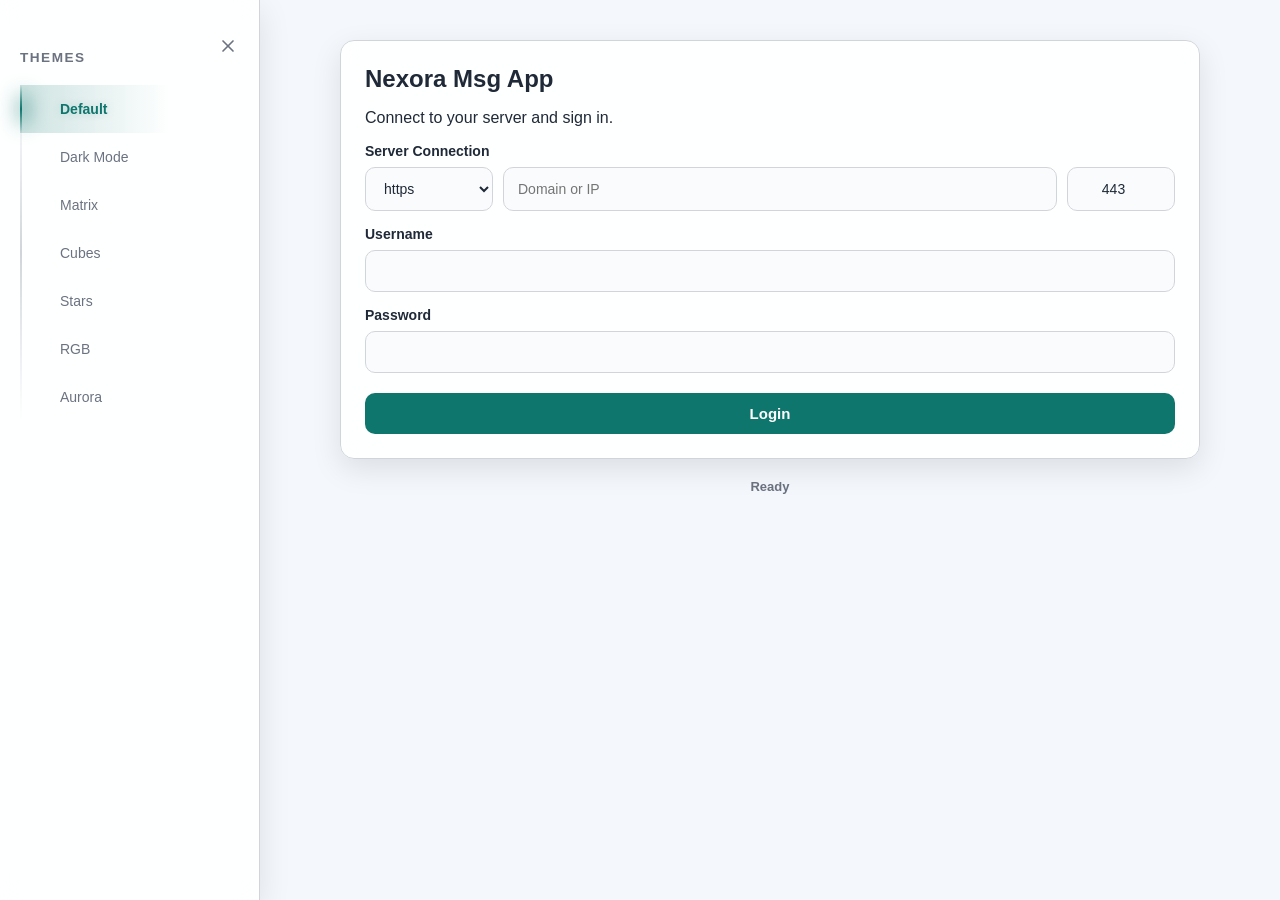
<file: app/templates/index.html>
<!DOCTYPE html>
<html lang="en">
<head>
  <meta charset="UTF-8" />
  <meta name="viewport" content="width=device-width, initial-scale=1.0" />
  <title>Nexora Chat App</title>
  <link rel="stylesheet" href="../static/style.css" />
</head>
<body>

  <input type="checkbox" id="sidebar-toggle" hidden />

  <!-- MATRIX BACKGROUND -->
  <div id="bg-matrix" class="bg-layer">
    <div class="matrix-container">
      <div class="matrix-pattern">
        <div class="matrix-column"></div><div class="matrix-column"></div><div class="matrix-column"></div><div class="matrix-column"></div><div class="matrix-column"></div><div class="matrix-column"></div><div class="matrix-column"></div><div class="matrix-column"></div><div class="matrix-column"></div><div class="matrix-column"></div><div class="matrix-column"></div><div class="matrix-column"></div><div class="matrix-column"></div><div class="matrix-column"></div><div class="matrix-column"></div><div class="matrix-column"></div><div class="matrix-column"></div><div class="matrix-column"></div><div class="matrix-column"></div><div class="matrix-column"></div><div class="matrix-column"></div><div class="matrix-column"></div><div class="matrix-column"></div><div class="matrix-column"></div><div class="matrix-column"></div><div class="matrix-column"></div><div class="matrix-column"></div><div class="matrix-column"></div><div class="matrix-column"></div><div class="matrix-column"></div><div class="matrix-column"></div><div class="matrix-column"></div><div class="matrix-column"></div><div class="matrix-column"></div><div class="matrix-column"></div><div class="matrix-column"></div><div class="matrix-column"></div><div class="matrix-column"></div><div class="matrix-column"></div><div class="matrix-column"></div>
      </div>
      <div class="matrix-pattern">
        <div class="matrix-column"></div><div class="matrix-column"></div><div class="matrix-column"></div><div class="matrix-column"></div><div class="matrix-column"></div><div class="matrix-column"></div><div class="matrix-column"></div><div class="matrix-column"></div><div class="matrix-column"></div><div class="matrix-column"></div><div class="matrix-column"></div><div class="matrix-column"></div><div class="matrix-column"></div><div class="matrix-column"></div><div class="matrix-column"></div><div class="matrix-column"></div><div class="matrix-column"></div><div class="matrix-column"></div><div class="matrix-column"></div><div class="matrix-column"></div><div class="matrix-column"></div><div class="matrix-column"></div><div class="matrix-column"></div><div class="matrix-column"></div><div class="matrix-column"></div><div class="matrix-column"></div><div class="matrix-column"></div><div class="matrix-column"></div><div class="matrix-column"></div><div class="matrix-column"></div><div class="matrix-column"></div><div class="matrix-column"></div><div class="matrix-column"></div><div class="matrix-column"></div><div class="matrix-column"></div><div class="matrix-column"></div><div class="matrix-column"></div><div class="matrix-column"></div><div class="matrix-column"></div><div class="matrix-column"></div>
      </div>
      <div class="matrix-pattern">
        <div class="matrix-column"></div><div class="matrix-column"></div><div class="matrix-column"></div><div class="matrix-column"></div><div class="matrix-column"></div><div class="matrix-column"></div><div class="matrix-column"></div><div class="matrix-column"></div><div class="matrix-column"></div><div class="matrix-column"></div><div class="matrix-column"></div><div class="matrix-column"></div><div class="matrix-column"></div><div class="matrix-column"></div><div class="matrix-column"></div><div class="matrix-column"></div><div class="matrix-column"></div><div class="matrix-column"></div><div class="matrix-column"></div><div class="matrix-column"></div><div class="matrix-column"></div><div class="matrix-column"></div><div class="matrix-column"></div><div class="matrix-column"></div><div class="matrix-column"></div><div class="matrix-column"></div><div class="matrix-column"></div><div class="matrix-column"></div><div class="matrix-column"></div><div class="matrix-column"></div><div class="matrix-column"></div><div class="matrix-column"></div><div class="matrix-column"></div><div class="matrix-column"></div><div class="matrix-column"></div><div class="matrix-column"></div><div class="matrix-column"></div><div class="matrix-column"></div><div class="matrix-column"></div><div class="matrix-column"></div>
      </div>
      <div class="matrix-pattern">
        <div class="matrix-column"></div><div class="matrix-column"></div><div class="matrix-column"></div><div class="matrix-column"></div><div class="matrix-column"></div><div class="matrix-column"></div><div class="matrix-column"></div><div class="matrix-column"></div><div class="matrix-column"></div><div class="matrix-column"></div><div class="matrix-column"></div><div class="matrix-column"></div><div class="matrix-column"></div><div class="matrix-column"></div><div class="matrix-column"></div><div class="matrix-column"></div><div class="matrix-column"></div><div class="matrix-column"></div><div class="matrix-column"></div><div class="matrix-column"></div><div class="matrix-column"></div><div class="matrix-column"></div><div class="matrix-column"></div><div class="matrix-column"></div><div class="matrix-column"></div><div class="matrix-column"></div><div class="matrix-column"></div><div class="matrix-column"></div><div class="matrix-column"></div><div class="matrix-column"></div><div class="matrix-column"></div><div class="matrix-column"></div><div class="matrix-column"></div><div class="matrix-column"></div><div class="matrix-column"></div><div class="matrix-column"></div><div class="matrix-column"></div><div class="matrix-column"></div><div class="matrix-column"></div><div class="matrix-column"></div>
      </div>
    </div>
  </div>

  <!-- CUBES BACKGROUND -->
  <div id="bg-cubes" class="bg-layer">
    <div class="cubes-container"></div>
  </div>

  <!-- STARS BACKGROUND -->
  <div id="bg-stars" class="bg-layer">
    <div class="uiverse-midnight-sky">
      <div class="sky-canvas">
        <div class="stars stars-1"></div>
        <div class="stars stars-2"></div>
        <div class="stars stars-3"></div>
        <div class="meteor m1"></div>
        <div class="meteor m2"></div>
        <div class="meteor m3"></div>
        <div class="moon"></div>
      </div>
    </div>
  </div>

  <!-- RGB BACKGROUND -->
  <div id="bg-rgb" class="bg-layer">
    <div class="rgb-container"></div>
  </div>

  <!-- AURORA BACKGROUND -->
  <div id="bg-aurora" class="bg-layer">
    <div class="aurora-container"></div>
  </div>


  <!-- MAIN APP UI -->

  <main class="app-layout">
    
    <!-- OPEN SIDEBAR BUTTON -->
    <label for="sidebar-toggle" class="sidebar-open-btn" title="Open Menu">
      <svg width="22" height="22" viewBox="0 0 24 24" fill="none" stroke="currentColor" stroke-width="2.5" stroke-linecap="round" stroke-linejoin="round">
        <polyline points="9 18 15 12 9 6"></polyline>
      </svg>
    </label>
    
    <!-- SIDEBAR -->
    <aside class="sidebar card">
      <!-- CLOSE SIDEBAR BUTTON -->
      <label for="sidebar-toggle" class="sidebar-close-btn" title="Close Menu">
        <svg width="20" height="20" viewBox="0 0 24 24" fill="none" stroke="currentColor" stroke-width="2" stroke-linecap="round" stroke-linejoin="round">
          <line x1="18" y1="6" x2="6" y2="18"></line>
          <line x1="6" y1="6" x2="18" y2="18"></line>
        </svg>
      </label>

      <section class="sidebar-section">
        <h3>Themes</h3>
        <div class="radio-container">
          <input checked id="theme-default" name="theme" type="radio" value="default" />
          <label for="theme-default">Default</label>
         
          <input id="theme-dark" name="theme" type="radio" value="dark" />
          <label for="theme-dark">Dark Mode</label>

          <input id="theme-matrix" name="theme" type="radio" value="matrix" />
          <label for="theme-matrix">Matrix</label>

          <input id="theme-cubes" name="theme" type="radio" value="cubes" />
          <label for="theme-cubes">Cubes</label>

          <input id="theme-stars" name="theme" type="radio" value="stars" />
          <label for="theme-stars">Stars</label>

          <input id="theme-rgb" name="theme" type="radio" value="rgb" />
          <label for="theme-rgb">RGB</label>

          <input id="theme-aurora" name="theme" type="radio" value="aurora" />
          <label for="theme-aurora">Aurora</label>

          <div class="glider-container">
            <div class="glider"></div>
          </div>
        </div>
      </section>

    <!-- ACTIVE USERS -->
      
      <section id="sidebar-users-section" class="sidebar-section hidden">
        <h3>Users</h3>
        <div id="users-list" class="user-list-container">
          <p class="muted">Loading users...</p>
        </div>
      </section>

      <section id="sidebar-change-password-section" class="sidebar-section hidden">
        <h3>Change Password</h3>
        <form id="change-password-form" class="password-form">
          <input id="current-password" type="password" placeholder="Current password" required minlength="6" />
          <input id="new-password" type="password" placeholder="New password" required minlength="6" />
          <input id="confirm-password" type="password" placeholder="Confirm new password" required minlength="6" />
          <button type="submit">Update Password</button>
        </form>
        <p id="password-feedback" class="muted"></p>
      </section>
    </aside>

    <!-- CONTENT AREA -->
    <div class="content-area">
      <div class="container">
        
        <!-- LOGIN PANEL -->
        <section id="login-panel" class="card">
          <h1>Nexora Msg App</h1>
          <p class="muted">Connect to your server and sign in.</p>

          <form id="login-form">
            <label for="server_host">Server Connection</label>
            <div class="server-connection-row">
              <select id="server_protocol" name="server_protocol" aria-label="Protocol">
                <option value="http://">http</option>
                <option value="https://" selected>https</option>
              </select>
              <input id="server_host" name="server_host" type="text" placeholder="Domain or IP" autocomplete="on" required />
              <input id="server_port" name="server_port" type="number" placeholder="port" value="443" min="1" max="65535" required />
            </div>

            <label for="username">Username</label>
            <input id="username" name="username" type="text" required />

            <label for="password">Password</label>
            <input id="password" name="password" type="password" required />

            <button type="submit">Login</button>
          </form>
        </section>

        <!-- CHAT PANEL -->
        <section id="chat-panel" class="card hidden">
          <header class="chat-header">
            <div>
              <strong id="connected-user">Unknown user</strong>
              <div class="muted">Connected to <span id="connected-server">-</span></div>
            </div>
            <div class="actions">
              <button id="refresh-btn" type="button">Refresh</button>
              <button id="logout-btn" type="button" class="danger">Logout</button>
            </div>
          </header>

          <div id="messages" class="messages">
            <!-- Placeholder Chat Message -->
            <div class="message">
              <div class="message-meta">System | Now</div>
              Welcome to Nexora Chat! Select a theme from the sidebar.
            </div>
          </div>
          <div id="reply-preview" class="reply-preview hidden">
            <div class="reply-preview-body">
              <p class="reply-preview-title">Replying to <strong id="reply-preview-author">-</strong></p>
              <p id="reply-preview-text" class="reply-preview-text">-</p>
            </div>
            <button id="cancel-reply-btn" type="button" class="reply-cancel-btn">Cancel</button>
          </div>

          <form id="send-form" class="send-form">
            <div class="send-fields">
              <div class="send-main-row">
                <input id="message-input" type="text" placeholder="Write a message..." autocomplete="off" maxlength="1000" />
                <input id="file-input" type="file" class="hidden-file-input" multiple />
                <button
                  id="file-picker-btn"
                  type="button"
                  class="file-picker-btn"
                  title="Attach file"
                  aria-label="Attach file"
                >
                  +
                </button>
                <button id="send-btn" type="submit" class="send-btn">Send</button>
              </div>
              <div class="send-meta-row">
                <span id="selected-file" class="muted file-selected">No file selected</span>
                <span id="upload-limit" class="muted upload-limit-text">Max upload size: -</span>
              </div>
              <ul id="selected-files-list" class="selected-files-list muted"></ul>
              <div id="upload-progress" class="upload-progress hidden" aria-hidden="true">
                <div id="upload-progress-bar" class="upload-progress-bar"></div>
              </div>
              <p id="upload-progress-text" class="upload-progress-text hidden" aria-live="polite"></p>
            </div>
          </form>
        </section>

        <p id="status" class="status">Ready</p>
      </div>
    </div>
  </main>

  <script src="../static/app.js"></script>
</body>
</html>
</file>
<file: app/static/style.css>
/* ===============================
   THEME VARIABLES
=============================== */
:root {
  --bg: #f4f7fb;
  --card: rgba(255, 255, 255, 0.9);
  --ink: #1f2937;
  --muted: #6b7280;
  --line: #d1d5db;
  --accent: #0f766e;
  --danger: #be123c;
  --msg-bg: rgba(248, 250, 252, 0.8);
  
  /* Glider variables */
  --main-color: var(--accent);
  --main-color-opacity: rgba(15, 118, 110, 0.2);
  --total-radio: 7;
}

/* Dark Mode Theme */
body:has(#theme-dark:checked) {
  --bg: #0b0f14;
  --card: rgba(17, 24, 39, 0.95);
  --ink: #e5e7eb;
  --muted: #9ca3af;
  --line: #1f2933;
  --accent: #1d4ed8;
  --msg-bg: rgba(15, 23, 42, 0.8);
  --main-color-opacity: rgba(29, 78, 216, 0.2);
}

/* Matrix Theme */
body:has(#theme-matrix:checked) {
  --bg: transparent;
  --card: rgba(5, 10, 5, 0.85);
  --ink: #00ff41;
  --muted: #008f11;
  --line: #003b00;
  --accent: #00ff41;
  --msg-bg: rgba(0, 20, 0, 0.6);
  --main-color-opacity: rgba(0, 255, 65, 0.2);
}

/* Cubes Theme */
body:has(#theme-cubes:checked) {
  --bg: transparent;
  --card: rgba(20, 20, 20, 0.9);
  --ink: #e0e0e0;
  --muted: #999;
  --line: #444;
  --accent: #ffb703;
  --msg-bg: rgba(30, 30, 30, 0.8);
  --main-color-opacity: rgba(255, 183, 3, 0.2);
}

/* Stars Theme */
body:has(#theme-stars:checked) {
  --bg: transparent;
  --card: rgba(10, 10, 15, 0.85);
  --ink: #f8fafc;
  --muted: #94a3b8;
  --line: #334155;
  --accent: #fdfbd3;
  --msg-bg: rgba(15, 23, 42, 0.6);
  --main-color-opacity: rgba(253, 251, 211, 0.2);
}

/* RGB Theme */
body:has(#theme-rgb:checked) {
  --bg: transparent;
  --card: rgba(10, 10, 10, 0.8);
  --ink: #ffffff;
  --muted: #aaaaaa;
  --line: #333333;
  --accent: #0099ff;
  --msg-bg: rgba(0, 0, 0, 0.5);
  --main-color-opacity: rgba(0, 153, 255, 0.2);
}

/* Aurora Theme */
body:has(#theme-aurora:checked) {
  --bg: transparent;
  --card: rgba(10, 5, 32, 0.75);
  --ink: #e0f2fe;
  --muted: #7dd3fc;
  --line: rgba(138, 43, 226, 0.4);
  --accent: #00bfff;
  --msg-bg: rgba(10, 5, 32, 0.6);
  --main-color-opacity: rgba(0, 191, 255, 0.2);
}


/* ===============================
   BASE STYLES & LAYOUT
=============================== */

* {
  box-sizing: border-box;
  scrollbar-width: thin;
  scrollbar-color: var(--accent) transparent;
}

* {
  box-sizing: border-box;
}

body {
  margin: 0;
  font-family: "Segoe UI", Tahoma, sans-serif;
  color: var(--ink);
  background: var(--bg);
  min-height: 100vh;
  transition: background 0.3s ease, color 0.3s ease;
  overflow-x: hidden;
}

.app-layout {
  display: flex;
  min-height: 100vh;
  position: relative;
  z-index: 10;
  overflow-x: hidden;
}

.content-area {
  flex: 1;
  min-width: 0;
  display: flex;
  flex-direction: column;
  transition: width 0.4s ease;
}

.container {
  max-width: 900px;
  margin: 40px auto;
  padding: 0 20px;
  width: 100%;
}

/* Standard UI Cards */
.card {
  background: var(--card);
  border: 1px solid var(--line);
  border-radius: 14px;
  padding: 24px;
  box-shadow: 0 10px 30px rgba(0, 0, 0, 0.1);
  backdrop-filter: blur(12px);
  -webkit-backdrop-filter: blur(12px);
  transition: background 0.3s ease, border 0.3s ease, box-shadow 0.3s ease;
}

.hidden { display: none !important; }

/* Typography & Forms */
h1 { margin-top: 0; margin-bottom: 10px; }
label {
  display: block;
  margin-top: 15px;
  font-size: 14px;
  font-weight: 600;
  color: var(--ink);
}

input[type="text"],
input[type="password"],
input[type="number"],
select {
  width: 100%;
  border-radius: 10px;
  border: 1px solid var(--line);
  padding: 12px 14px;
  margin-top: 8px;
  font-size: 14px;
  background: var(--msg-bg);
  color: var(--ink);
  outline: none;
  transition: border 0.3s ease;
}

input[type="text"]:focus,
input[type="password"]:focus,
input[type="number"]:focus,
select:focus {
  border-color: var(--accent);
}

.server-connection-row {
  display: flex;
  align-items: center;
  gap: 10px;
  margin-top: 8px;
}

.server-connection-row select,
.server-connection-row input {
  margin-top: 0;
  height: 44px;
}

#server_protocol {
  flex: 0 0 128px;
}

#server_host {
  flex: 1 1 auto;
}

#server_port {
  flex: 0 0 108px;
  text-align: center;
}
button {
  width: 100%;
  border-radius: 10px;
  border: none;
  padding: 12px 16px;
  margin-top: 20px;
  font-size: 15px;
  font-weight: 600;
  color: #ffffff;
  background: var(--accent);
  cursor: pointer;
  transition: filter 0.2s, opacity 0.2s;
}
button:hover { filter: brightness(1.1); }
.danger { background: var(--danger); }


/* ===============================
   SIDEBAR TOGGLE LOGIC
=============================== */
.sidebar {
  width: 260px;
  flex-shrink: 0;
  margin-left: 0;
  transition: margin-left 0.4s cubic-bezier(0.4, 0, 0.2, 1);
  position: relative;
  padding: 50px 20px 30px 20px; /* Top padding accommodates the 'X' button */
  display: flex;
  flex-direction: column;
  gap: 35px;
  border-radius: 0;
  border: none;
  border-right: 1px solid var(--line);
}

/* Hide Sidebar Action */
body:has(#sidebar-toggle:checked) .sidebar {
  margin-left: -260px;
}

/* Floating "Open" Arrow Button */
.sidebar-open-btn {
  position: fixed;
  top: 20px;
  left: 20px;
  z-index: 50;
  background: var(--card);
  border: 1px solid var(--line);
  border-radius: 10px;
  width: 44px;
  height: 44px;
  display: flex;
  align-items: center;
  justify-content: center;
  cursor: pointer;
  color: var(--ink);
  box-shadow: 0 4px 15px rgba(0, 0, 0, 0.1);
  opacity: 0;
  transform: translateX(-50px) scale(0.8);
  pointer-events: none;
  transition: all 0.4s cubic-bezier(0.4, 0, 0.2, 1);
  backdrop-filter: blur(12px);
  -webkit-backdrop-filter: blur(12px);
}
.sidebar-open-btn:hover {
  background: var(--msg-bg);
  transform: scale(1.05);
}

/* Show the "Open" button when sidebar is hidden */
body:has(#sidebar-toggle:checked) .sidebar-open-btn {
  opacity: 1;
  transform: translateX(0) scale(1);
  pointer-events: auto;
  transition-delay: 0.1s;
}

/* "Close" X Button inside Sidebar */
.sidebar-close-btn {
  position: absolute;
  top: 15px;
  right: 15px;
  cursor: pointer;
  color: var(--muted);
  transition: all 0.2s ease;
  display: flex;
  align-items: center;
  justify-content: center;
  width: 32px;
  height: 32px;
  border-radius: 8px;
  z-index: 10;
}
.sidebar-close-btn:hover {
  color: var(--ink);
  background: rgba(128, 128, 128, 0.1);
  transform: scale(1.1);
}

.sidebar-section h3 {
  font-size: 0.85rem;
  text-transform: uppercase;
  letter-spacing: 1.5px;
  color: var(--muted);
  margin-top: 0;
  margin-bottom: 20px;
}

/* ===============================
   RADIO GLIDER COMPONENT
=============================== */
.radio-container {
  display: flex;
  flex-direction: column;
  position: relative;
  padding-left: 1rem;
}

.radio-container input {
  cursor: pointer;
  appearance: none;
  position: absolute;
  opacity: 0;
}

.radio-container label {
  cursor: pointer;
  padding: 1rem 1rem 1rem 1.5rem;
  margin: 0;
  position: relative;
  color: var(--muted);
  transition: all 0.3s ease-in-out;
  font-weight: 500;
  z-index: 2;
}

.radio-container input:checked + label {
  color: var(--accent);
  font-weight: 700;
  text-shadow: 0 0 10px var(--main-color-opacity);
}

.radio-container .glider-container {
  position: absolute;
  left: 0; top: 0; bottom: 0;
  background: linear-gradient(0deg, rgba(0, 0, 0, 0) 0%, var(--line) 50%, rgba(0, 0, 0, 0) 100%);
  width: 2px;
}

.radio-container .glider {
  position: relative;
  height: calc(100% / var(--total-radio));
  width: 100%;
  background: linear-gradient(0deg, rgba(0, 0, 0, 0) 0%, var(--main-color) 50%, rgba(0, 0, 0, 0) 100%);
  transition: transform 0.4s cubic-bezier(0.37, 1.95, 0.66, 0.56);
}

.radio-container .glider::before {
  content: ""; position: absolute; height: 60%; width: 300%;
  top: 50%; transform: translateY(-50%);
  background: var(--main-color); filter: blur(10px);
}

.radio-container .glider::after {
  content: ""; position: absolute; left: 0; height: 100%; width: 150px;
  background: linear-gradient(90deg, var(--main-color-opacity) 0%, rgba(0, 0, 0, 0) 100%);
  pointer-events: none;
}

/* Glider Transforms (7 steps) */
.radio-container input:nth-of-type(1):checked ~ .glider-container .glider { transform: translateY(0); }
.radio-container input:nth-of-type(2):checked ~ .glider-container .glider { transform: translateY(100%); }
.radio-container input:nth-of-type(3):checked ~ .glider-container .glider { transform: translateY(200%); }
.radio-container input:nth-of-type(4):checked ~ .glider-container .glider { transform: translateY(300%); }
.radio-container input:nth-of-type(5):checked ~ .glider-container .glider { transform: translateY(400%); }
.radio-container input:nth-of-type(6):checked ~ .glider-container .glider { transform: translateY(500%); }
.radio-container input:nth-of-type(7):checked ~ .glider-container .glider { transform: translateY(600%); }


/* ===============================
   ACTIVE USERS LIST
=============================== */

/* ===============================
   ACTIVE USERS LIST
=============================== */
.user-list-container {
  display: flex;
  flex-direction: column;
  gap: 14px;
  max-height: 250px;
  overflow-y: auto;
  padding-right: 5px;
}

.user-row {
  display: flex;
  align-items: center;
  gap: 10px;
  font-size: 14px;
  font-weight: 500;
}

.user-indicator {
  width: 10px;
  height: 10px;
  background: var(--muted); /* Offline color */
  border-radius: 50%;
  flex-shrink: 0;
  transition: all 0.3s ease;
}

.user-indicator.online {
  background: #22c55e; /* Online color */
  box-shadow: 0 0 8px rgba(34, 197, 94, 0.6);
}

.user-name {
  flex: 1;
  white-space: nowrap;
  overflow: hidden;
  text-overflow: ellipsis;
  color: var(--ink);
}

.user-status {
  font-size: 11px;
  color: var(--muted);
  text-transform: capitalize;
}

/* ===============================
   CHAT PANEL
=============================== */
.chat-header {
  display: flex; justify-content: space-between; align-items: center;
  gap: 12px; margin-bottom: 20px; padding-bottom: 15px;
  border-bottom: 1px solid var(--line);
}
.actions { display: flex; gap: 10px; }
.actions button { width: auto; margin: 0; padding: 8px 16px; font-size: 13px; }

.messages {
  border: 1px solid var(--line); border-radius: 12px;
  background: var(--msg-bg);
  min-height: 400px; max-height: 58vh;
  overflow-y: auto; padding: 15px;
  display: grid; gap: 12px; align-content: start;
}
.message {
  border: 1px solid var(--line); border-radius: 12px;
  padding: 12px 14px; background: var(--card);
  font-size: 14px; line-height: 1.5;
}
.message-meta {
  color: var(--muted); font-size: 12px; font-weight: 600; margin-bottom: 6px;
}


.status {
  text-align: center; margin-top: 20px;
  font-size: 13px; font-weight: 600; color: var(--muted);
}

/* ===============================
   RESPONSIVE DESIGN (MOBILE)
=============================== */
@media (max-width: 820px) {
  /* Turn the sidebar into an absolute off-canvas drawer */
  .sidebar {
    position: fixed;
    top: 0; left: 0;
    height: 100vh;
    z-index: 100;
    box-shadow: 5px 0 25px rgba(0,0,0,0.5);
  }
  
  .chat-header { flex-direction: column; align-items: flex-start; }
  .actions { width: 100%; margin-top: 10px; }
  .actions button { flex: 1; }

  .server-connection-row {
    gap: 8px;
  }

  #server_protocol {
    flex-basis: 112px;
  }

  #server_port {
    flex-basis: 90px;
  }
}


/* ===============================
   BACKGROUND ANIMATIONS LAYER
=============================== */
.bg-layer {
  position: fixed; inset: 0; z-index: -10;
  opacity: 0; visibility: hidden;
  transition: opacity 0.6s ease-in-out, visibility 0.6s ease-in-out;
  pointer-events: none; overflow: hidden;
}

body:has(#theme-matrix:checked) #bg-matrix,
body:has(#theme-cubes:checked) #bg-cubes,
body:has(#theme-stars:checked) #bg-stars,
body:has(#theme-rgb:checked) #bg-rgb,
body:has(#theme-aurora:checked) #bg-aurora {
  opacity: 1; visibility: visible;
}



/* --- 1. MATRIX --- */
body:has(#theme-matrix:checked) button:not(.danger) {
  color: #000000;
}
.matrix-container { position: relative; width: 100%; height: 100%; background: #000; display: flex; }
.matrix-pattern { position: relative; width: 1000px; height: 100%; flex-shrink: 0; }
.matrix-column { position: absolute; top: -100%; width: 20px; height: 100%; font-size: 16px; line-height: 18px; font-weight: bold; animation: fall linear infinite; white-space: nowrap; }
.matrix-column::before { content: "アイウエオカキクケコサシスセソタチツテトナニヌネノハヒフヘホマミムメモヤユヨラリルレロワヲンABCDEFGHIJKLMNOPQRSTUVWXYZ0123456789"; position: absolute; top: 0; left: 0; background: linear-gradient(to bottom, #ffffff 0%, #ffffff 5%, #00ff41 10%, #00ff41 20%, #00dd33 30%, #00bb22 40%, #009911 50%, #007700 60%, #005500 70%, #003300 80%, rgba(0, 255, 65, 0.5) 90%, transparent 100%); -webkit-background-clip: text; background-clip: text; -webkit-text-fill-color: transparent; writing-mode: vertical-lr; letter-spacing: 1px; }
.matrix-column:nth-child(1) { left: 0px; animation-delay: -2.5s; animation-duration: 3s; }
.matrix-column:nth-child(2) { left: 25px; animation-delay: -3.2s; animation-duration: 4s; }
.matrix-column:nth-child(3) { left: 50px; animation-delay: -1.8s; animation-duration: 2.5s; }
.matrix-column:nth-child(4) { left: 75px; animation-delay: -2.9s; animation-duration: 3.5s; }
.matrix-column:nth-child(5) { left: 100px; animation-delay: -1.5s; animation-duration: 3s; }
.matrix-column:nth-child(6) { left: 125px; animation-delay: -3.8s; animation-duration: 4.5s; }
.matrix-column:nth-child(7) { left: 150px; animation-delay: -2.1s; animation-duration: 2.8s; }
.matrix-column:nth-child(8) { left: 175px; animation-delay: -2.7s; animation-duration: 3.2s; }
.matrix-column:nth-child(9) { left: 200px; animation-delay: -3.4s; animation-duration: 3.8s; }
.matrix-column:nth-child(10) { left: 225px; animation-delay: -1.9s; animation-duration: 2.7s; }
.matrix-column:nth-child(11) { left: 250px; animation-delay: -3.6s; animation-duration: 4.2s; }
.matrix-column:nth-child(12) { left: 275px; animation-delay: -2.3s; animation-duration: 3.1s; }
.matrix-column:nth-child(13) { left: 300px; animation-delay: -3.1s; animation-duration: 3.6s; }
.matrix-column:nth-child(14) { left: 325px; animation-delay: -2.6s; animation-duration: 2.9s; }
.matrix-column:nth-child(15) { left: 350px; animation-delay: -3.7s; animation-duration: 4.1s; }
.matrix-column:nth-child(16) { left: 375px; animation-delay: -2.8s; animation-duration: 3.3s; }
.matrix-column:nth-child(17) { left: 400px; animation-delay: -3.3s; animation-duration: 3.7s; }
.matrix-column:nth-child(18) { left: 425px; animation-delay: -2.2s; animation-duration: 2.6s; }
.matrix-column:nth-child(19) { left: 450px; animation-delay: -3.9s; animation-duration: 4.3s; }
.matrix-column:nth-child(20) { left: 475px; animation-delay: -2.4s; animation-duration: 3.4s; }
.matrix-column:nth-child(21) { left: 500px; animation-delay: -1.7s; animation-duration: 2.4s; }
.matrix-column:nth-child(22) { left: 525px; animation-delay: -3.5s; animation-duration: 3.9s; }
.matrix-column:nth-child(23) { left: 550px; animation-delay: -2s; animation-duration: 3s; }
.matrix-column:nth-child(24) { left: 575px; animation-delay: -4s; animation-duration: 4.4s; }
.matrix-column:nth-child(25) { left: 600px; animation-delay: -1.6s; animation-duration: 2.3s; }
.matrix-column:nth-child(26) { left: 625px; animation-delay: -3s; animation-duration: 3.5s; }
.matrix-column:nth-child(27) { left: 650px; animation-delay: -3.8s; animation-duration: 4s; }
.matrix-column:nth-child(28) { left: 675px; animation-delay: -2.5s; animation-duration: 2.8s; }
.matrix-column:nth-child(29) { left: 700px; animation-delay: -3.2s; animation-duration: 3.6s; }
.matrix-column:nth-child(30) { left: 725px; animation-delay: -2.7s; animation-duration: 3.2s; }
.matrix-column:nth-child(31) { left: 750px; animation-delay: -1.8s; animation-duration: 2.7s; }
.matrix-column:nth-child(32) { left: 775px; animation-delay: -3.6s; animation-duration: 4.1s; }
.matrix-column:nth-child(33) { left: 800px; animation-delay: -2.1s; animation-duration: 3.1s; }
.matrix-column:nth-child(34) { left: 825px; animation-delay: -3.4s; animation-duration: 3.7s; }
.matrix-column:nth-child(35) { left: 850px; animation-delay: -2.8s; animation-duration: 2.9s; }
.matrix-column:nth-child(36) { left: 875px; animation-delay: -3.7s; animation-duration: 4.2s; }
.matrix-column:nth-child(37) { left: 900px; animation-delay: -2.3s; animation-duration: 3.3s; }
.matrix-column:nth-child(38) { left: 925px; animation-delay: -1.9s; animation-duration: 2.5s; }
.matrix-column:nth-child(39) { left: 950px; animation-delay: -3.5s; animation-duration: 3.8s; }
.matrix-column:nth-child(40) { left: 975px; animation-delay: -2.6s; animation-duration: 3.4s; }
.matrix-column:nth-child(odd)::before { content: "アイウエオカキクケコサシスセソタチツテトナニヌネノハヒフヘホマミムメモヤユヨラリルレロワヲン123456789"; }
.matrix-column:nth-child(even)::before { content: "ガギグゲゴザジズゼゾダヂヅデドバビブベボパピプペポヴァィゥェォャュョッABCDEFGHIJKLMNOPQRSTUVWXYZ"; }
.matrix-column:nth-child(3n)::before { content: "アカサタナハマヤラワイキシチニヒミリウクスツヌフムユルエケセテネヘメレオコソトノホモヨロヲン0987654321"; }
.matrix-column:nth-child(4n)::before { content: "ンヲロヨモホノトソコオレメヘネテセケエルユムフヌツスクウリミヒニチシキイワラヤマハナタサカア"; }
.matrix-column:nth-child(5n)::before { content: "ガザダバパギジヂビピグズヅブプゲゼデベペゴゾドボポヴァィゥェォャュョッ!@#$%^&*()_+-=[]{}|;:,.<>?"; }
@keyframes fall { 0% { transform: translateY(-10%); opacity: 1; } 100% { transform: translateY(200%); opacity: 0; } }

/* --- 2. CUBES --- */
.cubes-container { width: 100%; height: 100%; --s: 200px; --c1: #1d1d1d; --c2: #4e4f51; --c3: #3c3c3c; background: repeating-conic-gradient(from 30deg, #0000 0 120deg, var(--c3) 0 180deg) calc(0.5 * var(--s)) calc(0.5 * var(--s) * 0.577), repeating-conic-gradient(from 30deg, var(--c1) 0 60deg, var(--c2) 0 120deg, var(--c3) 0 180deg); background-size: var(--s) calc(var(--s) * 0.577); }

/* --- 3. STARS --- */
body:has(#theme-stars:checked) button:not(.danger) {
  color: #000000;
}
.uiverse-midnight-sky { width: 100%; height: 100%; background-color: #050505; position: relative; }
.sky-canvas { width: 100%; height: 100%; position: absolute; inset: 0; background: #050505; }
.uiverse-midnight-sky .stars { position: absolute; inset: 0; background-repeat: repeat; pointer-events: none; }
.uiverse-midnight-sky .stars-1 { background-image: radial-gradient(1px 1px at 10% 10%, #fff, transparent), radial-gradient(1px 1px at 30% 20%, #fff, transparent), radial-gradient(1px 1px at 50% 50%, #fff, transparent), radial-gradient(1px 1px at 70% 30%, #fff, transparent), radial-gradient(1px 1px at 90% 10%, #fff, transparent); background-size: 200px 200px; animation: twinkle 3s ease-in-out infinite; }
.uiverse-midnight-sky .stars-2 { background-image: radial-gradient(1.5px 1.5px at 20% 40%, #fff, transparent), radial-gradient(1.5px 1.5px at 60% 85%, #fff, transparent), radial-gradient(1.5px 1.5px at 85% 65%, #fff, transparent); background-size: 300px 300px; animation: twinkle 5s ease-in-out infinite 1s; }
.uiverse-midnight-sky .stars-3 { background-image: radial-gradient(2px 2px at 40% 70%, #fff, transparent), radial-gradient(2px 2px at 10% 80%, #fff, transparent), radial-gradient(2px 2px at 80% 40%, #fff, transparent); background-size: 400px 400px; animation: twinkle 7s ease-in-out infinite 2s; }
.uiverse-midnight-sky .meteor { position: absolute; width: 2px; height: 2px; background: #fff; border-radius: 50%; box-shadow: 0 0 10px 2px rgba(255, 255, 255, 0.5); opacity: 0; }
.uiverse-midnight-sky .meteor::after { content: ""; position: absolute; top: 50%; transform: translateY(-50%); width: 80px; height: 1px; background: linear-gradient(90deg, #fff, transparent); }
.uiverse-midnight-sky .m1 { top: 10%; left: 110%; animation: shoot 8s linear infinite; }
.uiverse-midnight-sky .m2 { top: 30%; left: 110%; animation: shoot 12s linear infinite 4s; }
.uiverse-midnight-sky .m3 { top: 50%; left: 110%; animation: shoot 10s linear infinite 2s; }
.uiverse-midnight-sky .moon { position: absolute; top: 15%; right: 15%; width: 80px; height: 80px; border-radius: 50%; background: transparent; box-shadow: 15px 15px 0 0 #fdfbd3; filter: drop-shadow(0 0 15px rgba(253, 251, 211, 0.4)); }
@keyframes twinkle { 0%, 100% { opacity: 1; } 50% { opacity: 0.2; } }
@keyframes shoot { 0% { transform: translateX(0) translateY(0) rotate(-35deg); opacity: 0; } 5% { opacity: 1; } 15%, 100% { transform: translateX(-1500px) translateY(1000px) rotate(-35deg); opacity: 0; } }

/* --- 4. RGB --- */
.rgb-container { position: absolute; width: 100%; height: 100%; background-image: radial-gradient(circle at 50% 50%, #0000 0, #0000 2px, hsl(0 0 4%) 2px); background-size: 8px 8px; }
.rgb-container::after { content: ""; position: absolute; inset: 0; z-index: 1; backdrop-filter: hue-rotate(90deg); mask: linear-gradient(45deg, #0000, #000); -webkit-mask: linear-gradient(45deg, #0000, #000); animation: rgb-rotaty 5s linear infinite; transform-origin: center; }
.rgb-container::before { content: ""; position: absolute; inset: -8em; z-index: -1; --f: blur(7em) brightness(5); --c: #09f; animation: blobs-1e28bd3d 150s linear infinite, thingy 5s linear infinite; background-color: #000; background-image: radial-gradient(ellipse 66px 50px at 50% 50%, #0f0 0%, transparent 100%), radial-gradient(ellipse 77px 60px at 50% 50%, #0f0 0%, transparent 100%), radial-gradient(ellipse 78px 100px at 50% 50%, #0f0 0%, transparent 100%), radial-gradient(ellipse 73px 96px at 50% 50%, #0f0 0%, transparent 100%), radial-gradient(ellipse 76px 77px at 50% 50%, #0f0 0%, transparent 100%), radial-gradient(ellipse 66px 51px at 50% 50%, #0f0 0%, transparent 100%), radial-gradient(ellipse 90px 57px at 50% 50%, #0f0 0%, transparent 100%), radial-gradient(ellipse 89px 93px at 50% 50%, #0f0 0%, transparent 100%); background-size: 726px 576px, 1242px 454px, 876px 1160px, 691px 873px, 914px 550px, 1159px 340px, 1017px 831px, 313px 977px; }
@keyframes thingy { 0% { filter: var(--f) hue-rotate(0deg); } to { filter: var(--f) hue-rotate(1turn); } }
@keyframes rgb-rotaty { 0% { transform: rotate(0deg); } 100% { transform: rotate(360deg); } }
@keyframes blobs-1e28bd3d { 0% { background-position: 271px 478px, 62px 291px, 67px 861px, 553px 413px, 36px 392px, 1077px 226px, 400px 799px, 7px 264px; } to { background-position: -14975px -2978px, 31112px 11187px, -20081px 8981px, 11609px -3952px, -12760px 12492px, -9354px 2946px, 9553px 21574px, 946px 9057px; } }

/* --- 5. AURORA --- */
.aurora-container { position: absolute; top: 0; left: 0; width: 100%; height: 100%; background: radial-gradient(ellipse at 20% 30%, rgba(138, 43, 226, 0.8) 0%, rgba(138, 43, 226, 0) 60%), radial-gradient(ellipse at 80% 50%, rgba(0, 191, 255, 0.7) 0%, rgba(0, 191, 255, 0) 70%), radial-gradient(ellipse at 50% 80%, rgba(50, 205, 50, 0.6) 0%, rgba(50, 205, 50, 0) 65%), linear-gradient(135deg, #000000 0%, #0a0520 100%); background-blend-mode: overlay, screen, hard-light; animation: aurora-drift 25s infinite alternate ease-in-out; }
.aurora-container::before { content: ""; position: absolute; width: 200%; height: 200%; top: -50%; left: -50%; background: repeating-linear-gradient(45deg, rgba(255, 255, 255, 0.02) 0px, rgba(255, 255, 255, 0.02) 1px, transparent 1px, transparent 40px), repeating-linear-gradient(-45deg, rgba(255, 255, 255, 0.03) 0px, rgba(255, 255, 255, 0.03) 1px, transparent 1px, transparent 60px); animation: grid-shift 20s linear infinite; }
.aurora-container::after { content: ""; position: absolute; width: 100%; height: 100%; background: radial-gradient(circle at center, transparent 70%, rgba(10, 5, 32, 0.9) 100%); animation: aurora-pulse 8s infinite alternate; }
@keyframes aurora-drift { 0% { background-position: 0% 0%, 0% 0%, 0% 0%; filter: hue-rotate(0deg) brightness(1); } 50% { background-position: -10% -5%, 5% 10%, 0% 15%; filter: hue-rotate(30deg) brightness(1.2); } 100% { background-position: 5% 10%, -10% -5%, 15% 0%; filter: hue-rotate(60deg) brightness(1); } }
@keyframes grid-shift { 0% { transform: translate(0, 0); } 100% { transform: translate(-50%, -50%); } }
@keyframes aurora-pulse { 0% { opacity: 0.8; transform: scale(1); } 50% { opacity: 0.5; transform: scale(1.05); } 100% { opacity: 0.8; transform: scale(1); } }
/* ===============================
   CHANGE PASSWORD (USER)
=============================== */
.password-form {
  display: grid;
  gap: 8px;
}

.password-form input {
  margin-top: 0;
}

.password-form button {
  margin-top: 4px;
}

.password-feedback-success {
  color: #22c55e;
  font-weight: 600;
}

.password-feedback-error {
  color: #f87171;
  font-weight: 600;
}

.message-header {
  display: flex;
  align-items: center;
  justify-content: space-between;
  gap: 10px;
  margin-bottom: 6px;
}

.message-delete {
  width: auto;
  margin-top: 0;
  padding: 6px 10px;
  font-size: 12px;
  border-radius: 8px;
  background: var(--danger);
}

/* ===============================
   REPLY UI
=============================== */
.reply-preview {
  display: flex;
  align-items: flex-start;
  justify-content: space-between;
  gap: 12px;
  margin-top: 15px;
  padding: 10px 12px;
  border: 1px solid var(--line);
  border-left: 3px solid var(--accent);
  border-radius: 10px;
  background: var(--msg-bg);
}

.reply-preview-body {
  min-width: 0;
  flex: 1;
}

.reply-preview-title {
  margin: 0;
  color: var(--muted);
  font-size: 12px;
  font-weight: 600;
}

.reply-preview-text {
  margin: 6px 0 0;
  color: var(--ink);
  font-size: 13px;
  white-space: nowrap;
  overflow: hidden;
  text-overflow: ellipsis;
}

.reply-cancel-btn {
  width: auto;
  margin-top: 0;
  padding: 6px 10px;
  font-size: 12px;
  border-radius: 8px;
  background: var(--danger);
}

.message-actions {
  display: flex;
  align-items: center;
  gap: 8px;
}

.message-reply {
  width: auto;
  margin-top: 0;
  padding: 6px 10px;
  font-size: 12px;
  border-radius: 8px;
}

.message-reply-context {
  margin-bottom: 8px;
  padding: 8px 10px;
  border-radius: 8px;
  border-left: 3px solid var(--accent);
  background: rgba(255, 255, 255, 0.04);
  color: var(--muted);
  font-size: 12px;
}

.message-reply-context.deleted {
  border-left-color: var(--danger);
}

@media (max-width: 820px) {
  .reply-preview {
    flex-direction: column;
  }

  .reply-cancel-btn {
    width: 100%;
  }
}

/* ===============================
   FILE UPLOAD UI
=============================== */
.send-form {
  display: flex;
  flex-direction: column;
  gap: 8px;
  margin-top: 15px;
}

.send-fields {
  display: grid;
  gap: 8px;
  min-width: 0;
}

.send-main-row {
  display: flex;
  align-items: center;
  gap: 8px;
  min-width: 0;
}

.send-main-row #message-input {
  margin-top: 0;
  flex: 1;
  min-width: 0;
  height: 44px;
  padding: 0 14px;
}

.hidden-file-input {
  display: none;
}

.file-picker-btn,
.send-btn {
  margin-top: 0;
  height: 44px;
  flex-shrink: 0;
  display: inline-flex;
  align-items: center;
  justify-content: center;
}

.file-picker-btn {
  width: 44px;
  min-width: 44px;
  padding: 0;
  border-radius: 10px;
  font-size: 24px;
  line-height: 1;
  font-weight: 500;
}

.send-btn {
  width: auto;
  min-width: 96px;
  padding: 0 16px;
  border-radius: 10px;
}

.file-picker-btn:disabled,
.send-btn:disabled {
  opacity: 0.6;
  cursor: not-allowed;
}

.send-meta-row {
  display: flex;
  align-items: center;
  min-height: 18px;
}

.file-selected {
  font-size: 12px;
  overflow: hidden;
  text-overflow: ellipsis;
  white-space: nowrap;
  max-width: 100%;
}

.upload-progress {
  position: relative;
  height: 6px;
  border-radius: 999px;
  background: rgba(107, 114, 128, 0.22);
  overflow: hidden;
}

.upload-progress-bar {
  height: 100%;
  width: 0;
  background: linear-gradient(90deg, var(--accent), #34d399);
  transition: width 0.2s ease;
}

.upload-progress-bar.indeterminate {
  width: 35%;
  animation: upload-indeterminate 1s ease-in-out infinite;
}

.upload-progress-text {
  margin: 0;
  font-size: 12px;
  color: var(--muted);
}

@keyframes upload-indeterminate {
  0% {
    transform: translateX(-120%);
  }
  100% {
    transform: translateX(320%);
  }
}

.message-attachment {
  margin-top: 10px;
  border: 1px solid var(--line);
  border-radius: 8px;
  padding: 8px 10px;
  display: flex;
  justify-content: space-between;
  align-items: center;
  gap: 10px;
  background: var(--msg-bg);
}

.message-attachment-meta {
  font-size: 12px;
  color: var(--muted);
  word-break: break-word;
}

.message-download {
  width: auto;
  margin-top: 0;
  padding: 6px 10px;
  font-size: 12px;
  border-radius: 8px;
}

.message-attachment-unavailable {
  font-size: 12px;
  color: var(--muted);
  overflow-wrap: anywhere;
  word-break: break-word;
}

@media (max-width: 820px) {
  .send-main-row {
    gap: 6px;
  }

  .file-picker-btn {
    width: 40px;
    min-width: 40px;
    height: 40px;
  }

  .send-btn {
    min-width: 84px;
    height: 40px;
    padding: 0 12px;
  }

  .message-attachment {
    flex-direction: column;
    align-items: flex-start;
  }

  .message-download {
    width: 100%;
  }

}

.upload-limit-text {
  font-size: 12px;
  max-width: 100%;
  overflow-wrap: anywhere;
  word-break: break-word;
}

/* Robust chat wrapping and upload meta layout */
.messages {
  overflow-x: hidden;
}

.message {
  max-width: 100%;
  min-width: 0;
  white-space: pre-wrap;
  overflow-wrap: anywhere;
  word-break: break-word;
}

.message-meta,
.message-content,
.message-reply-context,
.reply-preview-text,
.file-selected,
.message-attachment-meta,
.upload-limit-text {
  overflow-wrap: anywhere;
  word-break: break-word;
}

.message-header {
  flex-wrap: wrap;
}

.message-actions {
  margin-left: auto;
  flex-wrap: wrap;
}

.reply-preview-text,
.message-reply-context,
.file-selected,
.upload-limit-text {
  white-space: normal;
}

.message-attachment {
  max-width: 100%;
  min-width: 0;
}

.message-attachment-meta {
  min-width: 0;
  flex: 1;
}

.send-meta-row {
  display: grid;
  align-items: start;
  gap: 4px;
}


.selected-files-list {
  margin: 0;
  padding: 0;
  list-style: none;
  display: grid;
  gap: 6px;
  font-size: 12px;
  color: var(--muted);
  max-height: 120px;
  overflow-y: auto;
}

.selected-files-list:empty {
  display: none;
}

.selected-file-item {
  display: flex;
  align-items: center;
  gap: 8px;
  min-width: 0;
  padding: 6px 8px;
  border: 1px solid var(--line);
  border-radius: 8px;
  background: var(--msg-bg);
}

.selected-file-meta {
  flex: 1;
  min-width: 0;
  overflow-wrap: anywhere;
  word-break: break-word;
}

.selected-file-remove {
  width: auto;
  min-width: 24px;
  height: 24px;
  margin-top: 0;
  padding: 0 6px;
  border-radius: 6px;
  font-size: 12px;
  line-height: 1;
  background: var(--danger);
  flex-shrink: 0;
}

.selected-file-remove:disabled {
  opacity: 0.55;
  cursor: not-allowed;
}

.message-attachments {
  display: grid;
  gap: 8px;
  margin-top: 10px;
}

.message-attachments .message-attachment {
  margin-top: 0;
}
</file>
